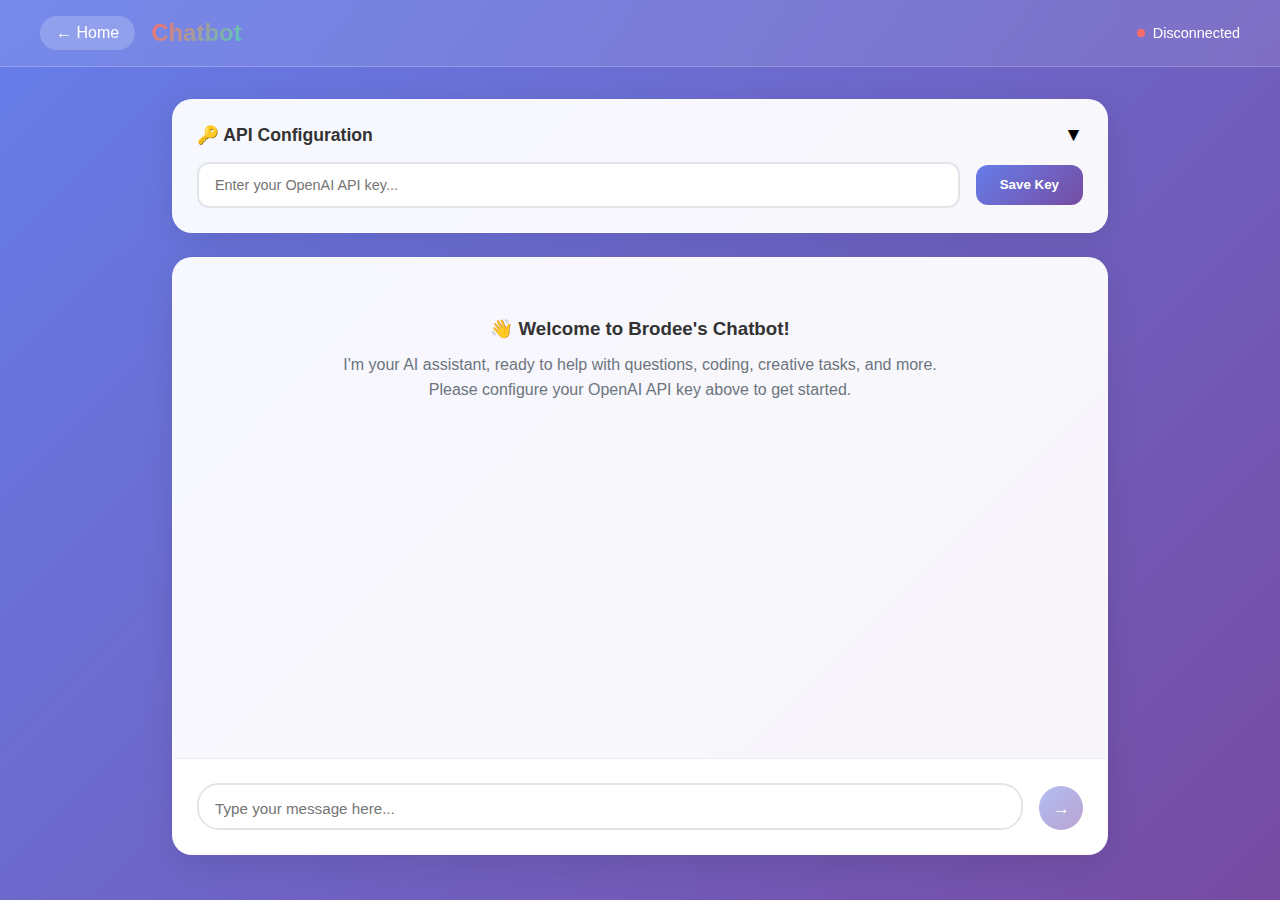
<file: chatbot.html>
<!DOCTYPE html>
<html lang="en">
<head>
    <meta charset="UTF-8">
    <meta name="viewport" content="width=device-width, initial-scale=1.0">
    <title>Chatbot</title>
    <style>
        * {
            margin: 0;
            padding: 0;
            box-sizing: border-box;
        }

        body {
            font-family: -apple-system, BlinkMacSystemFont, 'Segoe UI', Roboto, sans-serif;
            background: linear-gradient(135deg, #667eea 0%, #764ba2 100%);
            min-height: 100vh;
            color: #333;
        }

        /* Header */
        .header {
            background: rgba(255, 255, 255, 0.1);
            backdrop-filter: blur(20px);
            border-bottom: 1px solid rgba(255, 255, 255, 0.2);
            padding: 1rem 2rem;
            position: sticky;
            top: 0;
            z-index: 100;
        }

        .nav {
            display: flex;
            align-items: center;
            justify-content: space-between;
            max-width: 1200px;
            margin: 0 auto;
        }

        .nav-left {
            display: flex;
            align-items: center;
            gap: 1rem;
        }

        .home-link {
            color: white;
            text-decoration: none;
            padding: 0.5rem 1rem;
            border-radius: 25px;
            background: rgba(255, 255, 255, 0.2);
            transition: all 0.3s ease;
            font-weight: 500;
        }

        .home-link:hover {
            background: rgba(255, 255, 255, 0.3);
            transform: translateY(-1px);
        }

        .logo {
            font-size: 1.5rem;
            font-weight: 700;
            color: white;
            background: linear-gradient(135deg, #ff6b6b, #4ecdc4);
            -webkit-background-clip: text;
            -webkit-text-fill-color: transparent;
            background-clip: text;
        }

        .status-indicator {
            display: flex;
            align-items: center;
            gap: 0.5rem;
            color: white;
            font-size: 0.9rem;
        }

        .status-dot {
            width: 8px;
            height: 8px;
            border-radius: 50%;
            background: #ff6b6b;
            transition: background 0.3s ease;
        }

        .status-dot.connected {
            background: #4ecdc4;
        }

        /* Main container */
        .container {
            max-width: 1000px;
            margin: 0 auto;
            padding: 2rem;
            height: calc(100vh - 80px);
            display: flex;
            flex-direction: column;
        }

        /* API Key Section */
        .api-section {
            background: rgba(255, 255, 255, 0.95);
            border-radius: 20px;
            padding: 1.5rem;
            margin-bottom: 1.5rem;
            box-shadow: 0 8px 32px rgba(0, 0, 0, 0.1);
            border: 1px solid rgba(255, 255, 255, 0.3);
            transition: all 0.3s ease;
        }

        .api-section.collapsed {
            padding: 1rem 1.5rem;
        }

        .api-header {
            display: flex;
            align-items: center;
            justify-content: space-between;
            margin-bottom: 1rem;
            cursor: pointer;
        }

        .api-header h3 {
            color: #333;
            font-size: 1.1rem;
            margin: 0;
        }

        .toggle-btn {
            background: none;
            border: none;
            font-size: 1.2rem;
            cursor: pointer;
            transition: transform 0.3s ease;
        }

        .toggle-btn.rotated {
            transform: rotate(180deg);
        }

        .api-controls {
            display: flex;
            gap: 1rem;
            align-items: center;
            flex-wrap: wrap;
        }

        .input-group {
            flex: 1;
            min-width: 300px;
        }

        .api-input {
            width: 100%;
            padding: 0.8rem 1rem;
            border: 2px solid #e1e5e9;
            border-radius: 12px;
            font-size: 0.9rem;
            transition: all 0.3s ease;
            background: white;
        }

        .api-input:focus {
            outline: none;
            border-color: #667eea;
            box-shadow: 0 0 0 3px rgba(102, 126, 234, 0.1);
        }

        .save-btn {
            padding: 0.8rem 1.5rem;
            background: linear-gradient(135deg, #667eea, #764ba2);
            color: white;
            border: none;
            border-radius: 12px;
            font-weight: 600;
            cursor: pointer;
            transition: all 0.3s ease;
            white-space: nowrap;
        }

        .save-btn:hover {
            transform: translateY(-2px);
            box-shadow: 0 8px 25px rgba(102, 126, 234, 0.3);
        }

        /* Chat container */
        .chat-wrapper {
            flex: 1;
            display: flex;
            flex-direction: column;
            background: rgba(255, 255, 255, 0.95);
            border-radius: 20px;
            overflow: hidden;
            box-shadow: 0 8px 32px rgba(0, 0, 0, 0.1);
            border: 1px solid rgba(255, 255, 255, 0.3);
        }

        .chat-messages {
            flex: 1;
            padding: 1.5rem;
            overflow-y: auto;
            display: flex;
            flex-direction: column;
            gap: 1rem;
        }

        .message {
            display: flex;
            align-items: flex-start;
            gap: 0.75rem;
            animation: slideIn 0.3s ease;
        }

        @keyframes slideIn {
            from { opacity: 0; transform: translateY(20px); }
            to { opacity: 1; transform: translateY(0); }
        }

        .message.user {
            justify-content: flex-end;
        }

        .message.user .message-wrapper {
            display: flex;
            align-items: flex-start;
            gap: 0.75rem;
            flex-direction: row-reverse;
        }

        .message-avatar {
            width: 36px;
            height: 36px;
            border-radius: 50%;
            display: flex;
            align-items: center;
            justify-content: center;
            font-size: 1.2rem;
            flex-shrink: 0;
        }

        .user .message-avatar {
            background: linear-gradient(135deg, #667eea, #764ba2);
            color: white;
        }

        .bot .message-avatar {
            background: linear-gradient(135deg, #4ecdc4, #44a08d);
            color: white;
        }

        .message-content {
            max-width: 70%;
            min-width: 80px;
            padding: 0.8rem 1rem;
            border-radius: 18px;
            line-height: 1.5;
            word-wrap: break-word;
            width: fit-content;
        }

        .user .message-content {
            background: linear-gradient(135deg, #667eea, #764ba2);
            color: white;
            border-bottom-right-radius: 6px;
        }

        .bot .message-content {
            background: #f8f9fa;
            color: #333;
            border-bottom-left-radius: 6px;
            border: 1px solid #e9ecef;
        }

        .message-time {
            font-size: 0.75rem;
            color: #6c757d;
            margin-top: 0.25rem;
            text-align: right;
        }

        .user .message-time {
            text-align: left;
        }

        /* Input area */
        .input-area {
            padding: 1.5rem;
            border-top: 1px solid #e9ecef;
            background: white;
        }

        .input-container {
            display: flex;
            gap: 1rem;
            align-items: flex-end;
        }

        .message-input {
            flex: 1;
            min-height: 44px;
            max-height: 120px;
            padding: 0.8rem 1rem;
            border: 2px solid #e1e5e9;
            border-radius: 22px;
            resize: none;
            font-family: inherit;
            font-size: 0.95rem;
            line-height: 1.4;
            transition: all 0.3s ease;
        }

        .message-input:focus {
            outline: none;
            border-color: #667eea;
            box-shadow: 0 0 0 3px rgba(102, 126, 234, 0.1);
        }

        .send-btn {
            width: 44px;
            height: 44px;
            border-radius: 50%;
            border: none;
            background: linear-gradient(135deg, #667eea, #764ba2);
            color: white;
            cursor: pointer;
            display: flex;
            align-items: center;
            justify-content: center;
            transition: all 0.3s ease;
            font-size: 1.1rem;
        }

        .send-btn:hover:not(:disabled) {
            transform: scale(1.05);
            box-shadow: 0 4px 20px rgba(102, 126, 234, 0.4);
        }

        .send-btn:disabled {
            opacity: 0.5;
            cursor: not-allowed;
        }

        /* Loading indicator */
        .typing-indicator {
            display: none;
            align-items: center;
            gap: 0.75rem;
            padding: 1rem;
            color: #6c757d;
            font-style: italic;
        }

        .typing-dots {
            display: flex;
            gap: 4px;
        }

        .typing-dot {
            width: 6px;
            height: 6px;
            border-radius: 50%;
            background: #6c757d;
            animation: bounce 1.4s infinite;
        }

        .typing-dot:nth-child(2) { animation-delay: 0.2s; }
        .typing-dot:nth-child(3) { animation-delay: 0.4s; }

        @keyframes bounce {
            0%, 60%, 100% { transform: translateY(0); }
            30% { transform: translateY(-10px); }
        }

        /* Welcome message */
        .welcome-message {
            text-align: center;
            color: #6c757d;
            margin: 2rem 0;
            line-height: 1.6;
        }

        .welcome-message h3 {
            color: #333;
            margin-bottom: 0.5rem;
        }

        /* Responsive design */
        @media (max-width: 768px) {
            .container {
                padding: 1rem;
            }
            
            .api-controls {
                flex-direction: column;
                align-items: stretch;
            }
            
            .input-group {
                min-width: auto;
            }
            
            .message-content {
                max-width: 85%;
            }
            
            .nav {
                padding: 0;
            }
        }
    </style>
</head>
<body>
    <!-- Header -->
    <div class="header">
        <div class="nav">
            <div class="nav-left">
                <a href="index.html" class="home-link">← Home</a>
                <div class="logo">Chatbot</div>
            </div>
            <div class="status-indicator">
                <div class="status-dot" id="statusDot"></div>
                <span id="statusText">Disconnected</span>
            </div>
        </div>
    </div>

    <!-- Main container -->
    <div class="container">
        <!-- API Key section -->
        <div class="api-section" id="apiSection">
            <div class="api-header" onclick="toggleApiSection()">
                <h3>🔑 API Configuration</h3>
                <button class="toggle-btn" id="toggleBtn">▼</button>
            </div>
            <div class="api-controls" id="apiControls">
                <div class="input-group">
                    <input 
                        type="password" 
                        id="apiKeyInput" 
                        class="api-input"
                        placeholder="Enter your OpenAI API key..."
                    >
                </div>
                <button class="save-btn" id="saveBtn">Save Key</button>
            </div>
        </div>

        <!-- Chat wrapper -->
        <div class="chat-wrapper">
            <div class="chat-messages" id="chatMessages">
                <div class="welcome-message">
                    <h3>👋 Welcome to Brodee's Chatbot!</h3>
                    <p>I'm your AI assistant, ready to help with questions, coding, creative tasks, and more.<br>
                    Please configure your OpenAI API key above to get started.</p>
                </div>
            </div>
            
            <div class="typing-indicator" id="typingIndicator">
                <div class="message-avatar bot">🤖</div>
                <div>
                    <span>GPT is thinking</span>
                    <div class="typing-dots">
                        <div class="typing-dot"></div>
                        <div class="typing-dot"></div>
                        <div class="typing-dot"></div>
                    </div>
                </div>
            </div>

            <div class="input-area">
                <div class="input-container">
                    <textarea 
                        id="messageInput" 
                        class="message-input"
                        placeholder="Type your message here..."
                        rows="1"
                    ></textarea>
                    <button class="send-btn" id="sendBtn" disabled>
                        <span>→</span>
                    </button>
                </div>
            </div>
        </div>
    </div>

    <script>
        // State management
        let apiKey = '';
        let isApiSectionCollapsed = false;
        let conversationHistory = [];

        // DOM elements
        const apiKeyInput = document.getElementById('apiKeyInput');
        const saveBtn = document.getElementById('saveBtn');
        const messageInput = document.getElementById('messageInput');
        const sendBtn = document.getElementById('sendBtn');
        const chatMessages = document.getElementById('chatMessages');
        const typingIndicator = document.getElementById('typingIndicator');
        const statusDot = document.getElementById('statusDot');
        const statusText = document.getElementById('statusText');
        const apiSection = document.getElementById('apiSection');
        const toggleBtn = document.getElementById('toggleBtn');
        const apiControls = document.getElementById('apiControls');

        // Initialize
        init();

        function init() {
            // Load saved API key (using a simple in-memory storage for demo)
            // In a real app, you'd use proper secure storage
            apiKey = getStoredApiKey();
            if (apiKey) {
                apiKeyInput.value = '••••••••••••••••';
                updateConnectionStatus(true);
                collapseApiSection();
            }
            
            setupEventListeners();
            adjustTextareaHeight();
        }

        function getStoredApiKey() {
            // Simulated storage - in real app, use secure methods
            return sessionStorage.getItem('temp_api_key') || '';
        }

        function storeApiKey(key) {
            // Simulated storage - in real app, use secure methods
            sessionStorage.setItem('temp_api_key', key);
        }

        function setupEventListeners() {
            // Save API key
            saveBtn.addEventListener('click', saveApiKey);
            
            // Send message
            sendBtn.addEventListener('click', sendMessage);
            
            // Enter to send, Shift+Enter for new line
            messageInput.addEventListener('keydown', (e) => {
                if (e.key === 'Enter' && !e.shiftKey) {
                    e.preventDefault();
                    sendMessage();
                } else if (e.key === 'Enter' && e.shiftKey) {
                    // Allow new line
                }
            });
            
            // Auto-resize textarea
            messageInput.addEventListener('input', adjustTextareaHeight);
            
            // Enable/disable send button
            messageInput.addEventListener('input', () => {
                sendBtn.disabled = !messageInput.value.trim() || !apiKey;
            });
        }

        function saveApiKey() {
            const key = apiKeyInput.value.trim();
            if (!key) {
                showNotification('Please enter an API key', 'error');
                return;
            }
            
            if (!key.startsWith('sk-')) {
                showNotification('Invalid API key format', 'error');
                return;
            }
            
            apiKey = key;
            storeApiKey(key);
            apiKeyInput.value = '••••••••••••••••';
            updateConnectionStatus(true);
            collapseApiSection();
            showNotification('API key saved successfully!', 'success');
            
            // Enable send button if there's text
            sendBtn.disabled = !messageInput.value.trim();
        }

        function updateConnectionStatus(connected) {
            if (connected) {
                statusDot.classList.add('connected');
                statusText.textContent = 'Connected';
            } else {
                statusDot.classList.remove('connected');
                statusText.textContent = 'Disconnected';
            }
        }

        function toggleApiSection() {
            isApiSectionCollapsed = !isApiSectionCollapsed;
            
            if (isApiSectionCollapsed) {
                collapseApiSection();
            } else {
                expandApiSection();
            }
        }

        function collapseApiSection() {
            apiSection.classList.add('collapsed');
            apiControls.style.display = 'none';
            toggleBtn.classList.add('rotated');
            isApiSectionCollapsed = true;
        }

        function expandApiSection() {
            apiSection.classList.remove('collapsed');
            apiControls.style.display = 'flex';
            toggleBtn.classList.remove('rotated');
            isApiSectionCollapsed = false;
        }

        async function sendMessage() {
            const message = messageInput.value.trim();
            if (!message || !apiKey) return;
            
            // Add user message
            addMessage('user', message);
            conversationHistory.push({ role: 'user', content: message });
            
            // Clear input
            messageInput.value = '';
            adjustTextareaHeight();
            sendBtn.disabled = true;
            
            // Show typing indicator
            showTypingIndicator();
            
            try {
                const response = await fetch('https://api.openai.com/v1/chat/completions', {
                    method: 'POST',
                    headers: {
                        'Content-Type': 'application/json',
                        'Authorization': `Bearer ${apiKey}`
                    },
                    body: JSON.stringify({
                        model: 'gpt-4o-mini', // Fixed model name
                        messages: conversationHistory.slice(-10), // Keep last 10 messages for context
                        max_tokens: 1000,
                        temperature: 0.7
                    })
                });
                
                if (!response.ok) {
                    throw new Error(`API Error: ${response.status} ${response.statusText}`);
                }
                
                const data = await response.json();
                
                if (data.choices && data.choices.length > 0) {
                    const botMessage = data.choices[0].message.content;
                    addMessage('bot', botMessage);
                    conversationHistory.push({ role: 'assistant', content: botMessage });
                } else {
                    throw new Error('No response from API');
                }
                
            } catch (error) {
                console.error('Chat error:', error);
                addMessage('bot', `Sorry, I encountered an error: ${error.message}`);
            } finally {
                hideTypingIndicator();
                sendBtn.disabled = false;
                messageInput.focus();
            }
        }

        function addMessage(sender, content) {
            const messageDiv = document.createElement('div');
            messageDiv.className = `message ${sender}`;
            
            const time = new Date().toLocaleTimeString([], {hour: '2-digit', minute:'2-digit'});
            
            if (sender === 'user') {
                messageDiv.innerHTML = `
                    <div class="message-wrapper">
                        <div class="message-avatar">👤</div>
                        <div>
                            <div class="message-content">${formatMessage(content)}</div>
                            <div class="message-time">${time}</div>
                        </div>
                    </div>
                `;
            } else {
                messageDiv.innerHTML = `
                    <div class="message-avatar">🤖</div>
                    <div>
                        <div class="message-content">${formatMessage(content)}</div>
                        <div class="message-time">${time}</div>
                    </div>
                `;
            }
            
            // Remove welcome message if it exists
            const welcomeMsg = chatMessages.querySelector('.welcome-message');
            if (welcomeMsg) {
                welcomeMsg.remove();
            }
            
            chatMessages.appendChild(messageDiv);
            chatMessages.scrollTop = chatMessages.scrollHeight;
        }

        function formatMessage(content) {
            // Basic formatting for code blocks and line breaks
            return content
                .replace(/\n/g, '<br>')
                .replace(/`([^`]+)`/g, '<code style="background: rgba(0,0,0,0.1); padding: 2px 4px; border-radius: 4px;">$1</code>');
        }

        function showTypingIndicator() {
            typingIndicator.style.display = 'flex';
            chatMessages.scrollTop = chatMessages.scrollHeight;
        }

        function hideTypingIndicator() {
            typingIndicator.style.display = 'none';
        }

        function adjustTextareaHeight() {
            messageInput.style.height = 'auto';
            messageInput.style.height = Math.min(messageInput.scrollHeight, 120) + 'px';
        }

        function showNotification(message, type) {
            // Simple notification system
            const notification = document.createElement('div');
            notification.style.cssText = `
                position: fixed;
                top: 100px;
                right: 20px;
                background: ${type === 'error' ? '#ff6b6b' : '#4ecdc4'};
                color: white;
                padding: 1rem 1.5rem;
                border-radius: 12px;
                box-shadow: 0 4px 20px rgba(0,0,0,0.2);
                z-index: 1000;
                animation: slideInRight 0.3s ease;
            `;
            notification.textContent = message;
            document.body.appendChild(notification);
            
            setTimeout(() => {
                notification.style.animation = 'slideOutRight 0.3s ease forwards';
                setTimeout(() => notification.remove(), 300);
            }, 3000);
        }

        // Add CSS for notification animations
        const style = document.createElement('style');
        style.textContent = `
            @keyframes slideInRight {
                from { transform: translateX(100%); opacity: 0; }
                to { transform: translateX(0); opacity: 1; }
            }
            @keyframes slideOutRight {
                from { transform: translateX(0); opacity: 1; }
                to { transform: translateX(100%); opacity: 0; }
            }
        `;
        document.head.appendChild(style);
    </script>
</body>
</html>
</file>
